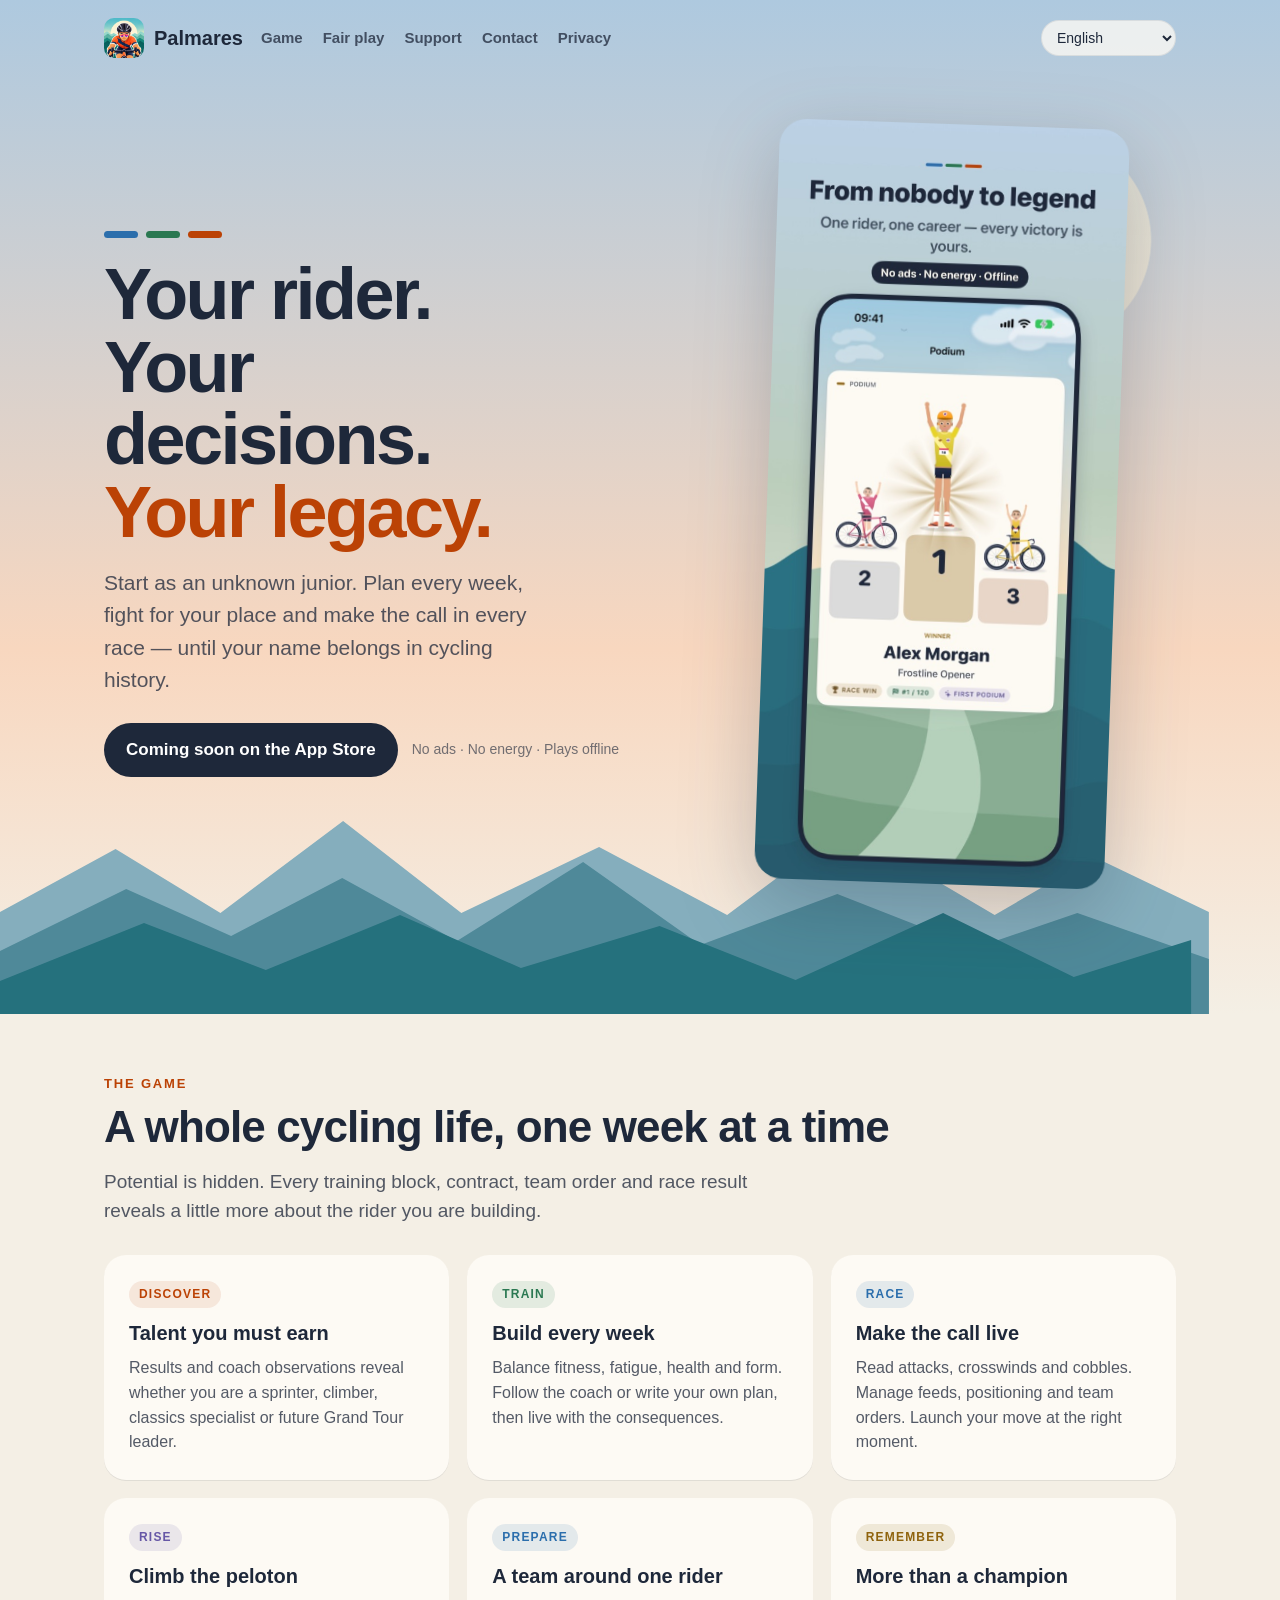
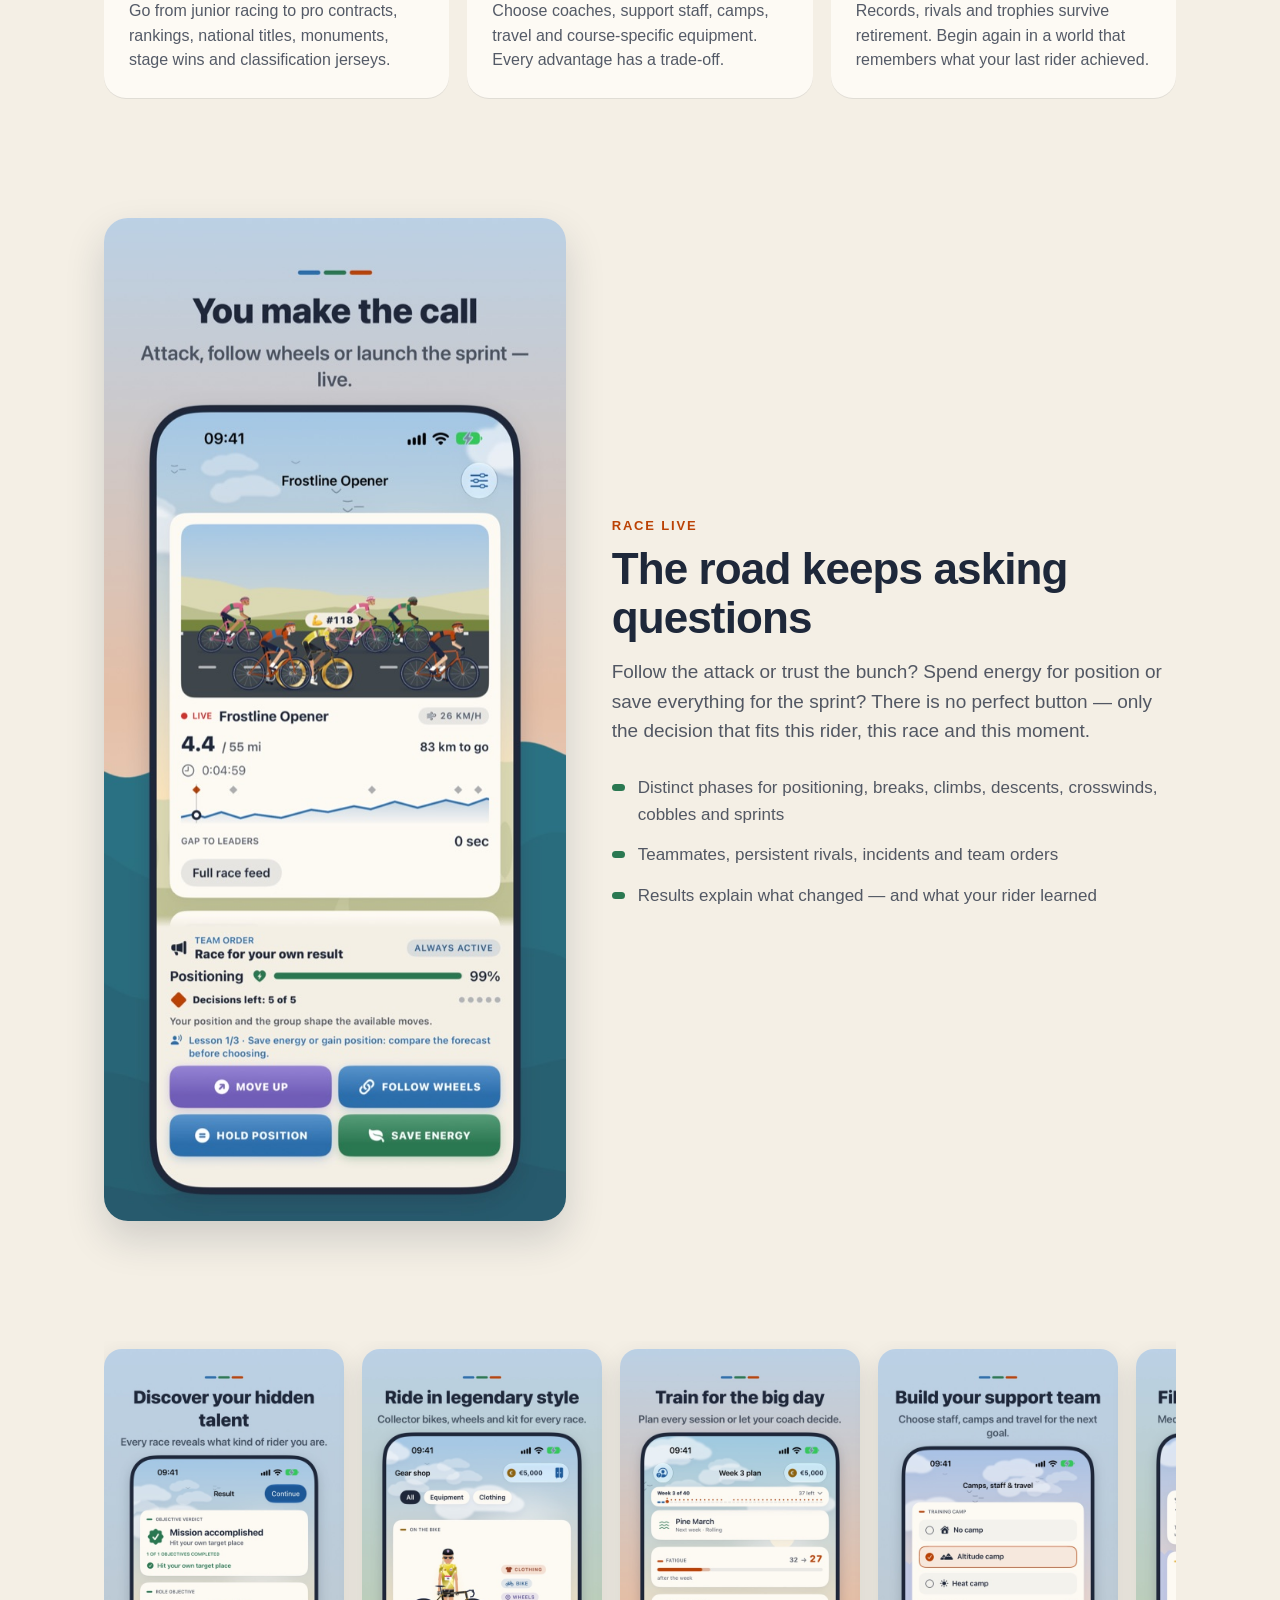
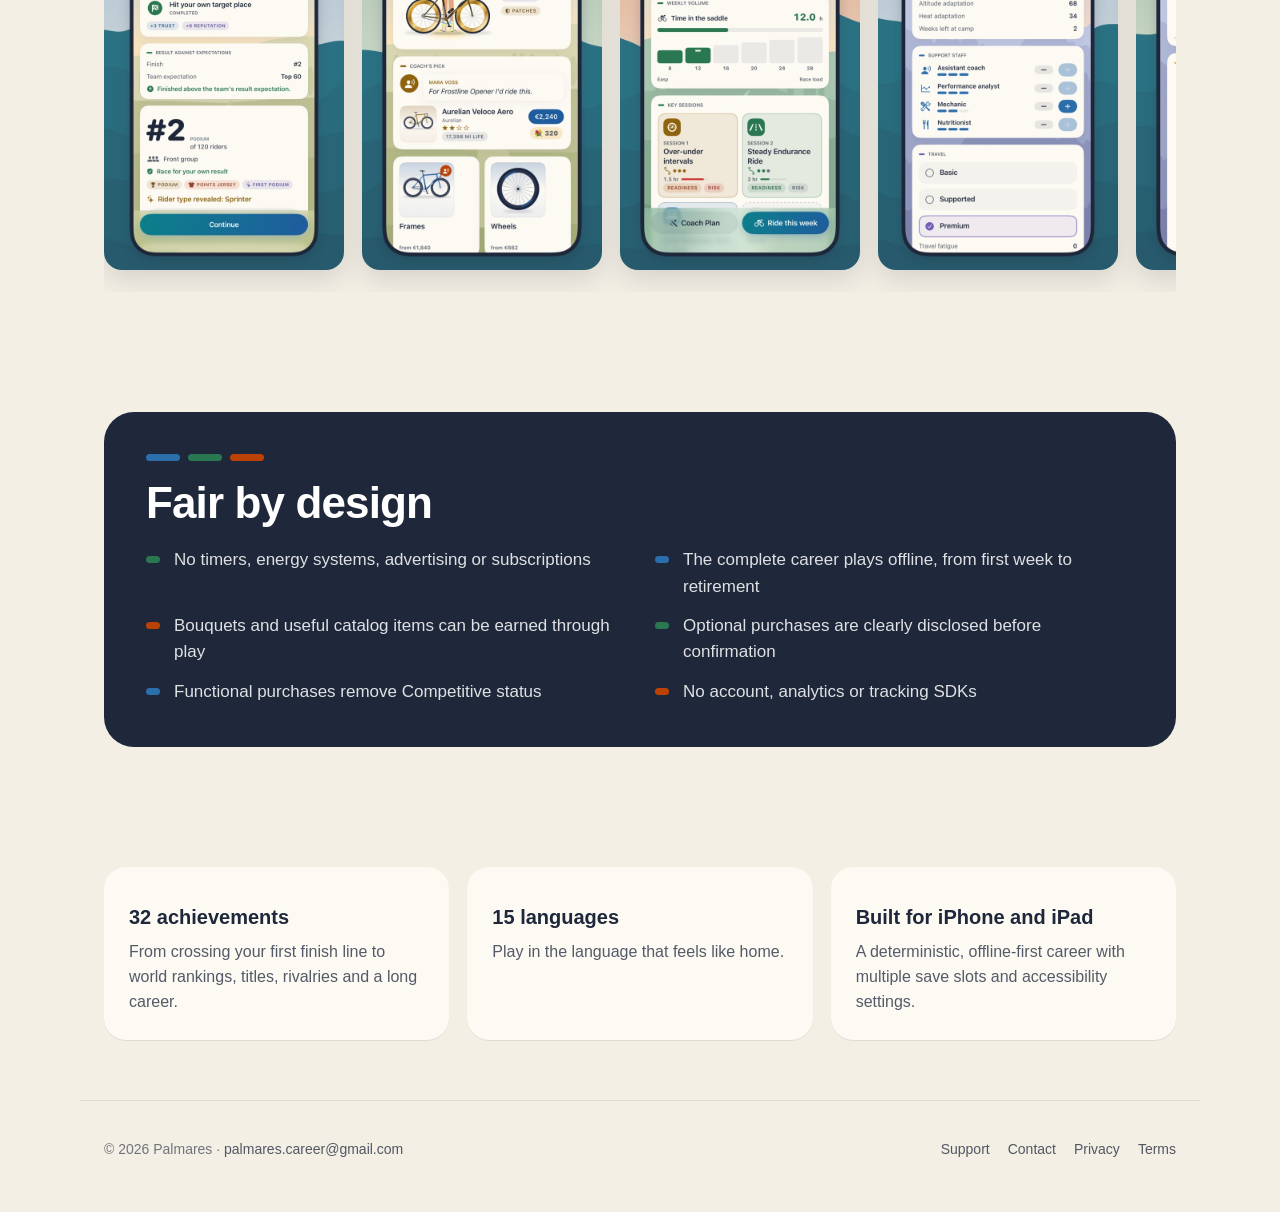
<file: index.html>
<!doctype html>
<html lang="en">
<head>
  <meta charset="utf-8">
  <meta name="viewport" content="width=device-width, initial-scale=1">
  <title>Palmares — Cycling Career Strategy Game for iPhone and iPad</title>
  <meta name="description" content="Build one rider from unknown junior to cycling legend. Plan training, race live, discover hidden strengths and leave a legacy. No ads, no energy, plays offline.">
  <link rel="canonical" href="https://palmaresgame.github.io/">
  <meta property="og:type" content="website"><meta property="og:site_name" content="Palmares">
  <meta property="og:url" content="https://palmaresgame.github.io/">
  <meta property="og:title" content="Palmares — Build a rider. Leave a legacy.">
  <meta property="og:description" content="A deep cycling career strategy game. Train, race live and rise from club roads to monuments and Grand Tours.">
  <meta property="og:image" content="https://palmaresgame.github.io/images/en/01-champion.jpg">
  <meta name="twitter:card" content="summary_large_image">
  <meta name="theme-color" content="#AEC9DF">
  <link rel="icon" type="image/png" href="icon.png"><link rel="apple-touch-icon" href="apple-touch-icon.png"><link rel="stylesheet" href="styles.css">
  <script src="i18n.js" defer></script>
  <script type="application/ld+json">{"@context":"https://schema.org","@type":"SoftwareApplication","name":"Palmares","operatingSystem":"iOS, iPadOS","applicationCategory":"GameApplication","offers":{"@type":"Offer","price":"0","priceCurrency":"USD"},"url":"https://palmaresgame.github.io/"}</script>
</head>
<body>
  <a class="skip-link" href="#main">Skip to content</a>
  <header class="hero">
    <nav class="nav" aria-label="Primary"><a class="brand" href="./"><img src="icon.png" alt=""><span>Palmares</span></a><ul class="nav-links"><li><a href="#game" data-i18n="navGame">Game</a></li><li><a href="#fair" data-i18n="navFair">Fair play</a></li><li><a href="support.html" data-i18n="navSupport">Support</a></li><li><a href="contact.html" data-i18n="navContact">Contact</a></li><li><a href="privacy.html" data-i18n="navPrivacy">Privacy</a></li></ul><label class="language-picker"><span class="visually-hidden" data-i18n="language">Language</span><select data-language-picker aria-label="Language"></select></label></nav>
    <div class="hero-inner">
      <div><div class="stripe" aria-hidden="true"><span></span><span></span><span></span></div><h1 data-i18n-html="heroTitle">Your rider. Your decisions. <em>Your legacy.</em></h1><p class="lead" data-i18n="heroLead">Start as an unknown junior. Plan every week, fight for your place and make the call in every race — until your name belongs in cycling history.</p><div class="cta"><span class="button" data-i18n="comingSoon" aria-label="Coming soon on the App Store">Coming soon on the App Store</span><span class="note" data-i18n="note">No ads · No energy · Plays offline</span></div></div>
      <div class="hero-shot"><img src="images/en/01-champion.jpg" data-shot="01-champion" width="600" height="1303" alt="Palmares victory screen with a cyclist celebrating first place."></div>
    </div>
  </header>
  <main id="main">
    <section id="game"><div class="eyebrow" data-i18n="gameEyebrow">The game</div><h2 data-i18n="gameTitle">A whole cycling life, one week at a time</h2><p class="section-lead" data-i18n="gameLead">Potential is hidden. Every training block, contract, team order and race result reveals a little more about the rider you are building.</p>
      <div class="grid" data-i18n-html="cards">
        <article class="card"><span class="tag orange">Discover</span><h3>Talent you must earn</h3><p>Results and coach observations reveal whether you are a sprinter, climber, classics specialist or future Grand Tour leader.</p></article>
        <article class="card"><span class="tag green">Train</span><h3>Build every week</h3><p>Balance fitness, fatigue, health and form. Follow the coach or write your own plan, then live with the consequences.</p></article>
        <article class="card"><span class="tag blue">Race</span><h3>Make the call live</h3><p>Read attacks, crosswinds and cobbles. Manage feeds, positioning and team orders. Launch your move at the right moment.</p></article>
        <article class="card"><span class="tag violet">Rise</span><h3>Climb the peloton</h3><p>Go from junior racing to pro contracts, rankings, national titles, monuments, stage wins and classification jerseys.</p></article>
        <article class="card"><span class="tag blue">Prepare</span><h3>A team around one rider</h3><p>Choose coaches, support staff, camps, travel and course-specific equipment. Every advantage has a trade-off.</p></article>
        <article class="card"><span class="tag ochre">Remember</span><h3>More than a champion</h3><p>Records, rivals and trophies survive retirement. Begin again in a world that remembers what your last rider achieved.</p></article>
      </div>
    </section>
    <section><div class="story"><img src="images/en/02-live-race.jpg" data-shot="02-live-race" width="600" height="1303" loading="lazy" alt="Live cycling race with tactical decisions and a route profile."><div><div class="eyebrow" data-i18n="raceEyebrow">Race live</div><h2 data-i18n="raceTitle">The road keeps asking questions</h2><p class="section-lead" data-i18n="raceLead">Follow the attack or trust the bunch? Spend energy for position or save everything for the sprint? There is no perfect button — only the decision that fits this rider, this race and this moment.</p><ul class="story-list" data-i18n-html="raceList"><li>Distinct phases for positioning, breaks, climbs, descents, crosswinds, cobbles and sprints</li><li>Teammates, persistent rivals, incidents and team orders</li><li>Results explain what changed — and what your rider learned</li></ul></div></div></section>
    <section aria-label="Palmares screenshots"><div class="shots"><img src="images/en/03-result.jpg" data-shot="03-result" width="600" height="1303" loading="lazy" alt="Race result and rider discovery."><img src="images/en/04-rider.jpg" data-shot="04-rider" width="600" height="1303" loading="lazy" alt="Rider profile, bicycle and hidden ability ranges."><img src="images/en/05-week-plan.jpg" data-shot="05-week-plan" width="600" height="1303" loading="lazy" alt="Weekly training plan with coach recommendation."><img src="images/en/06-team.jpg" data-shot="06-team" width="600" height="1303" loading="lazy" alt="Training camps, support staff and travel choices."><img src="images/en/07-trophies.jpg" data-shot="07-trophies" width="600" height="1303" loading="lazy" alt="Cycling trophy cabinet."><img src="images/en/08-lab.jpg" data-shot="08-lab" width="600" height="1303" loading="lazy" alt="Sports Lab with rider power profile."><img src="images/en/09-legacy.jpg" data-shot="09-legacy" width="600" height="1303" loading="lazy" alt="Career legacy and season history."></div></section>
    <section id="fair"><div class="fair"><div class="stripe" aria-hidden="true"><span></span><span></span><span></span></div><h2 data-i18n="fairTitle">Fair by design</h2><ul data-i18n-html="fairList"><li>No timers, energy systems, advertising or subscriptions</li><li>The complete career plays offline, from first week to retirement</li><li>Bouquets and useful catalog items can be earned through play</li><li>Optional purchases are clearly disclosed before confirmation</li><li>Functional purchases remove Competitive status</li><li>No account, analytics or tracking SDKs</li></ul></div></section>
    <section><div class="grid" data-i18n-html="extras"><article class="card"><h3>32 achievements</h3><p>From crossing your first finish line to world rankings, titles, rivalries and a long career.</p></article><article class="card"><h3>15 languages</h3><p>Danish, German, English, Spanish, Finnish, French, Italian, Japanese, Korean, Dutch, Polish, Portuguese, Russian, Ukrainian and Simplified Chinese.</p></article><article class="card"><h3>Built for iPhone and iPad</h3><p>A deterministic, offline-first career with multiple save slots and accessibility settings.</p></article></div></section>
  </main>
  <footer><span>© 2026 Palmares · <a href="mailto:palmares.career@gmail.com">palmares.career@gmail.com</a></span><nav><a href="support.html">Support</a><a href="contact.html">Contact</a><a href="privacy.html">Privacy Policy</a><a href="terms.html">Terms</a></nav></footer>
</body>
</html>
</file>
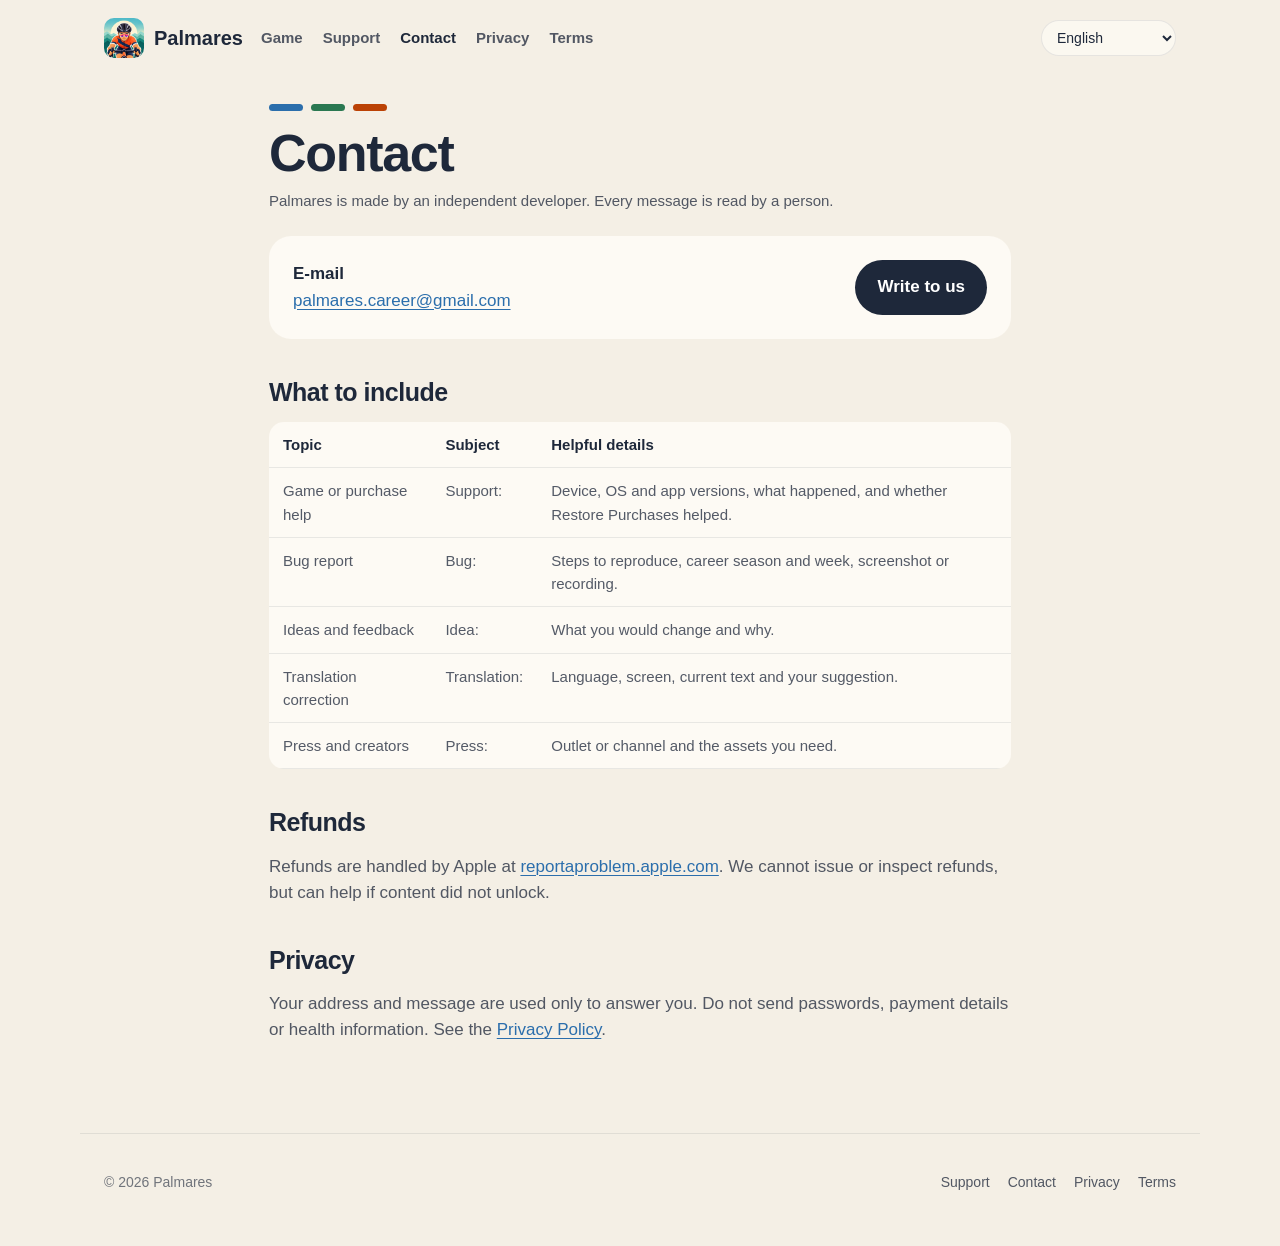
<file: contact.html>
<!doctype html><html lang="en"><head><meta charset="utf-8"><meta name="viewport" content="width=device-width,initial-scale=1"><title>Contact — Palmares</title><meta name="description" content="Contact Palmares for support, bug reports, feedback, translations and press."><link rel="canonical" href="https://palmaresgame.github.io/contact"><link rel="icon" href="icon.png"><link rel="apple-touch-icon" href="apple-touch-icon.png"><link rel="stylesheet" href="styles.css"><script src="i18n.js" defer></script></head><body>
<a class="skip-link" href="#main">Skip to content</a><nav class="nav"><a class="brand" href="./"><img src="icon.png" alt=""><span>Palmares</span></a><ul class="nav-links"><li><a href="./">Home</a></li><li><a href="support.html">Support</a></li><li><a href="contact.html" aria-current="page">Contact</a></li><li><a href="privacy.html">Privacy</a></li><li><a href="terms.html">Terms</a></li></ul><label class="language-picker"><span class="visually-hidden">Language</span><select data-language-picker aria-label="Language"></select></label></nav>
<main class="page" id="main"><div class="stripe" aria-hidden="true"><span></span><span></span><span></span></div><h1>Contact</h1><p class="effective">Palmares is made by an independent developer. Every message is read by a person.</p><div class="contact"><div><strong>E-mail</strong><br><a href="mailto:palmares.career@gmail.com">palmares.career@gmail.com</a></div><a class="button" href="mailto:palmares.career@gmail.com?subject=Palmares">Write to us</a></div>
<h2>What to include</h2><table><tr><th>Topic</th><th>Subject</th><th>Helpful details</th></tr><tr><td>Game or purchase help</td><td>Support:</td><td>Device, OS and app versions, what happened, and whether Restore Purchases helped.</td></tr><tr><td>Bug report</td><td>Bug:</td><td>Steps to reproduce, career season and week, screenshot or recording.</td></tr><tr><td>Ideas and feedback</td><td>Idea:</td><td>What you would change and why.</td></tr><tr><td>Translation correction</td><td>Translation:</td><td>Language, screen, current text and your suggestion.</td></tr><tr><td>Press and creators</td><td>Press:</td><td>Outlet or channel and the assets you need.</td></tr></table>
<h2>Refunds</h2><p>Refunds are handled by Apple at <a href="https://reportaproblem.apple.com" rel="noopener">reportaproblem.apple.com</a>. We cannot issue or inspect refunds, but can help if content did not unlock.</p><h2>Privacy</h2><p>Your address and message are used only to answer you. Do not send passwords, payment details or health information. See the <a href="privacy.html">Privacy Policy</a>.</p></main><footer><span>© 2026 Palmares</span><nav><a href="support.html">Support</a><a href="contact.html">Contact</a><a href="privacy.html">Privacy Policy</a><a href="terms.html">Terms</a></nav></footer></body></html>
</file>
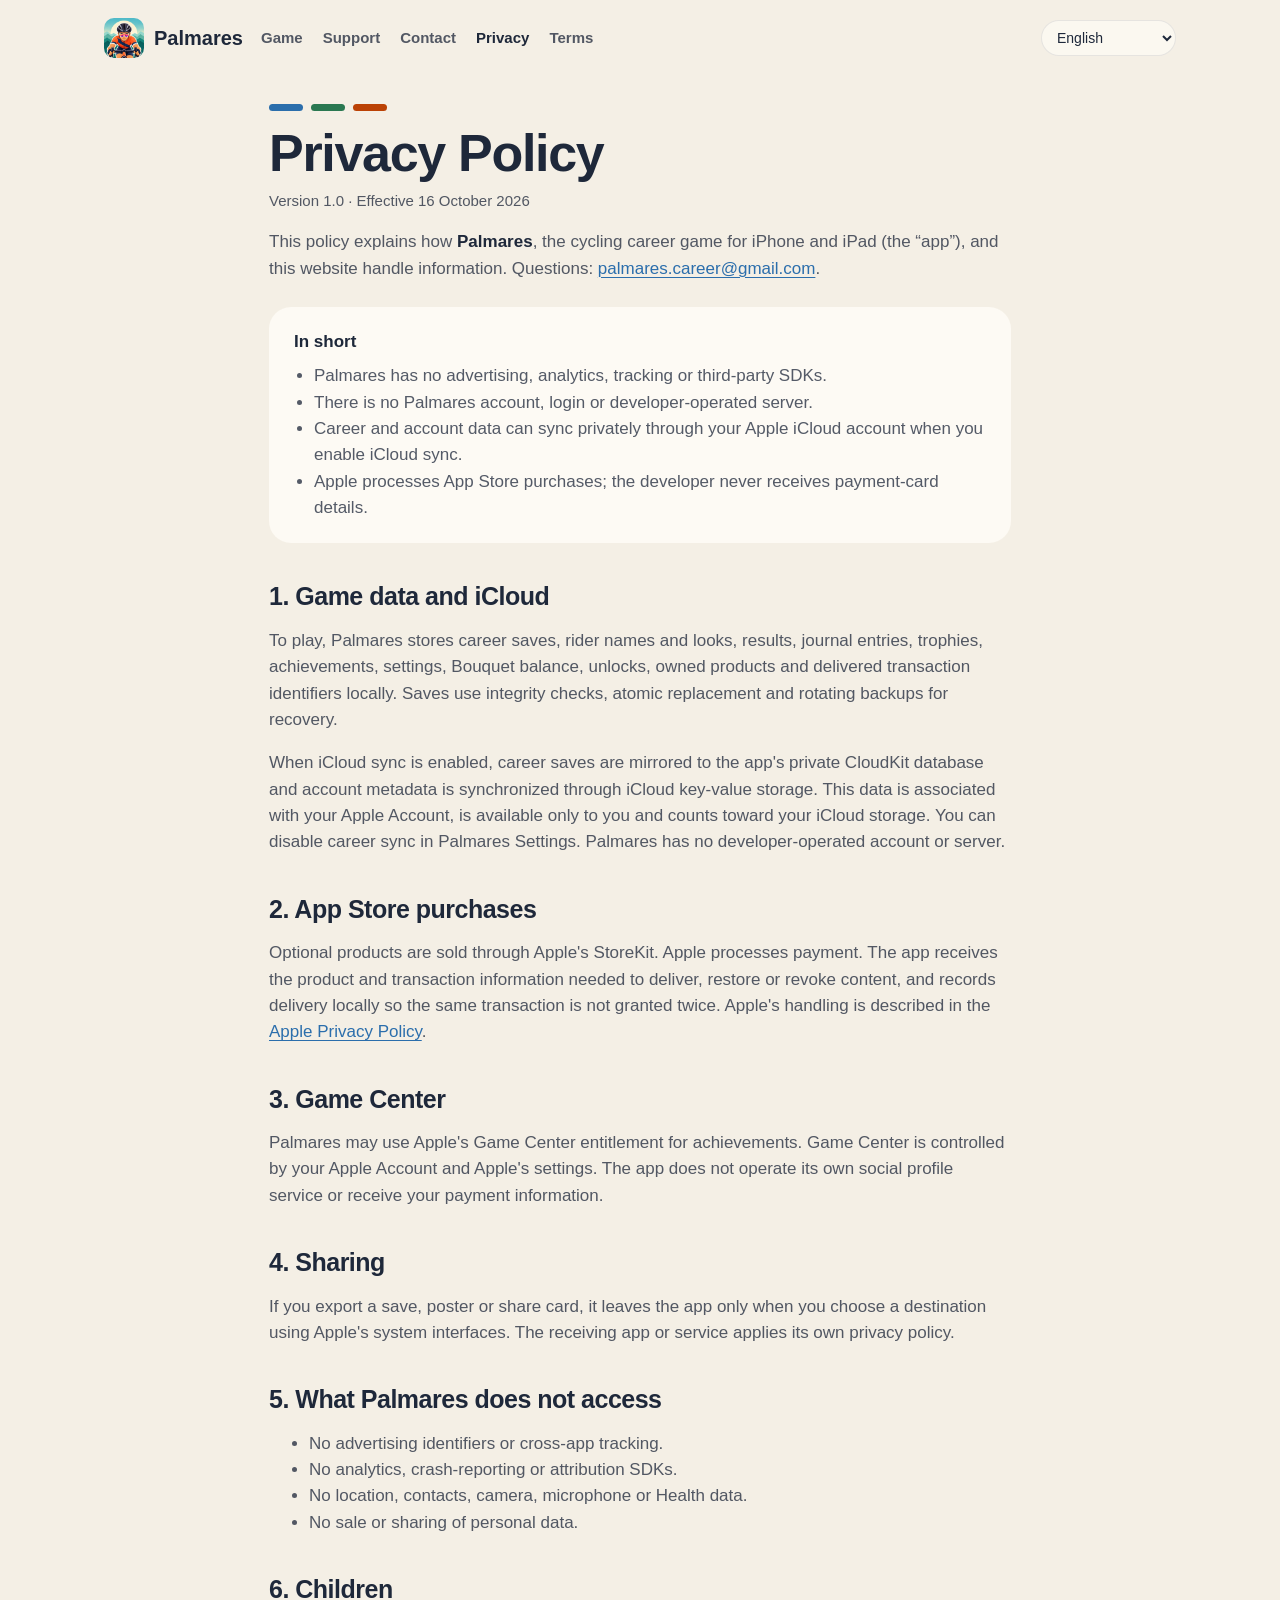
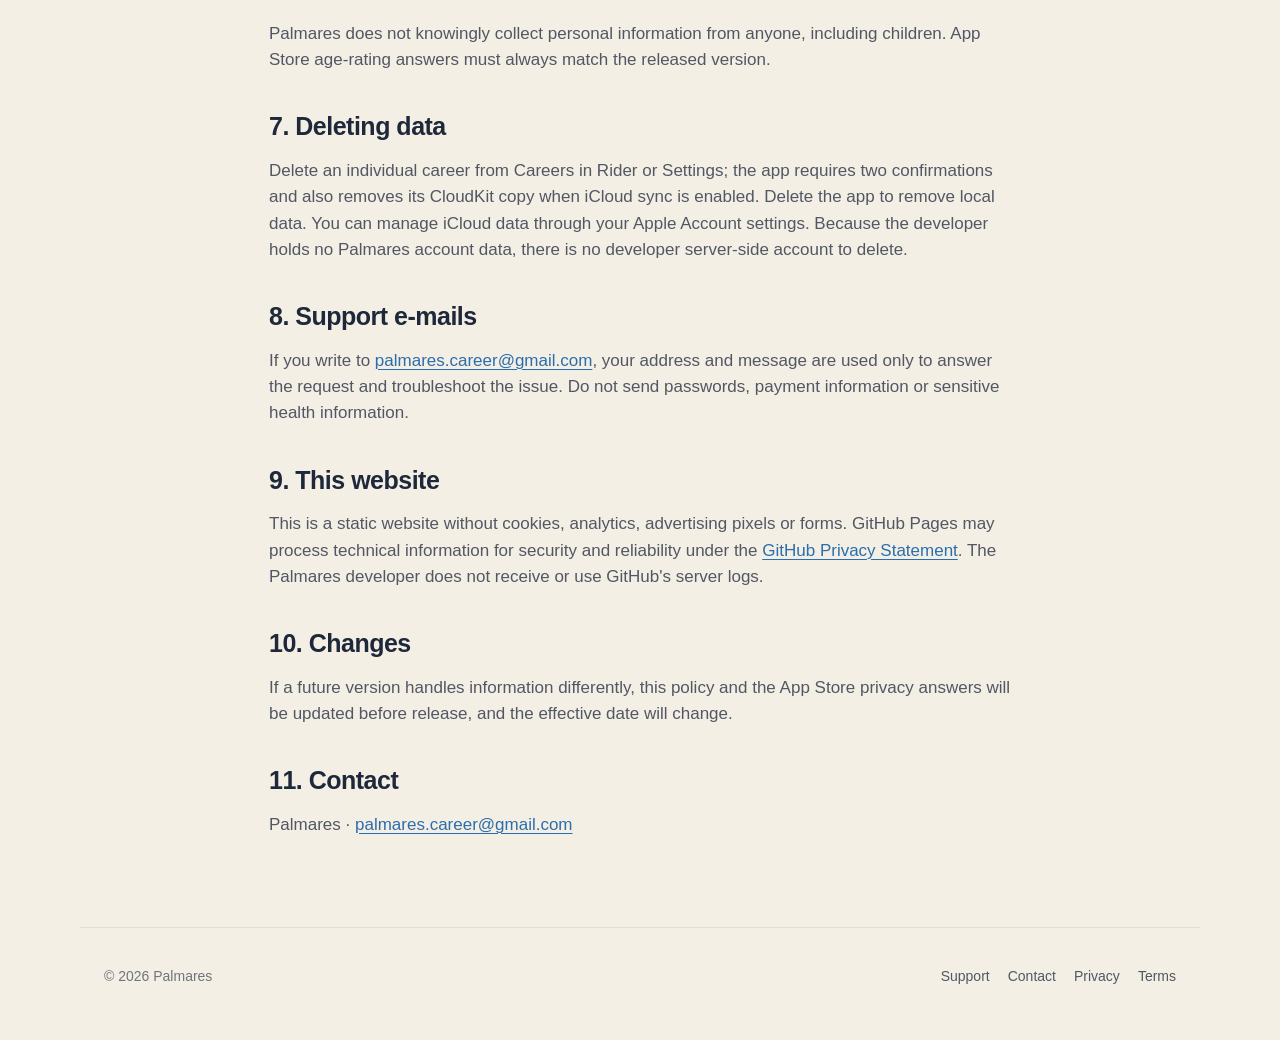
<file: privacy.html>
<!doctype html><html lang="en"><head><meta charset="utf-8"><meta name="viewport" content="width=device-width,initial-scale=1"><title>Privacy Policy — Palmares</title><meta name="description" content="Palmares privacy policy: no advertising, analytics or tracking; career data stays on your device and purchases are handled by Apple."><link rel="canonical" href="https://palmaresgame.github.io/privacy"><meta property="og:title" content="Privacy Policy — Palmares"><meta property="og:image" content="https://palmaresgame.github.io/icon.png"><link rel="icon" href="icon.png"><link rel="apple-touch-icon" href="apple-touch-icon.png"><link rel="stylesheet" href="styles.css"><script src="i18n.js" defer></script></head><body>
<a class="skip-link" href="#main">Skip to content</a><nav class="nav"><a class="brand" href="./"><img src="icon.png" alt=""><span>Palmares</span></a><ul class="nav-links"><li><a href="./">Home</a></li><li><a href="support.html">Support</a></li><li><a href="contact.html">Contact</a></li><li><a href="privacy.html" aria-current="page">Privacy</a></li><li><a href="terms.html">Terms</a></li></ul><label class="language-picker"><span class="visually-hidden">Language</span><select data-language-picker aria-label="Language"></select></label></nav>
<main class="page" id="main"><div class="stripe" aria-hidden="true"><span></span><span></span><span></span></div><h1>Privacy Policy</h1><p class="effective">Version 1.0 · Effective 16 October 2026</p><p>This policy explains how <strong>Palmares</strong>, the cycling career game for iPhone and iPad (the “app”), and this website handle information. Questions: <a href="mailto:palmares.career@gmail.com">palmares.career@gmail.com</a>.</p>
<div class="summary"><strong>In short</strong><ul><li>Palmares has no advertising, analytics, tracking or third-party SDKs.</li><li>There is no Palmares account, login or developer-operated server.</li><li>Career and account data can sync privately through your Apple iCloud account when you enable iCloud sync.</li><li>Apple processes App Store purchases; the developer never receives payment-card details.</li></ul></div>
<h2>1. Game data and iCloud</h2><p>To play, Palmares stores career saves, rider names and looks, results, journal entries, trophies, achievements, settings, Bouquet balance, unlocks, owned products and delivered transaction identifiers locally. Saves use integrity checks, atomic replacement and rotating backups for recovery.</p><p>When iCloud sync is enabled, career saves are mirrored to the app's private CloudKit database and account metadata is synchronized through iCloud key-value storage. This data is associated with your Apple Account, is available only to you and counts toward your iCloud storage. You can disable career sync in Palmares Settings. Palmares has no developer-operated account or server.</p>
<h2>2. App Store purchases</h2><p>Optional products are sold through Apple's StoreKit. Apple processes payment. The app receives the product and transaction information needed to deliver, restore or revoke content, and records delivery locally so the same transaction is not granted twice. Apple's handling is described in the <a href="https://www.apple.com/legal/privacy/" rel="noopener">Apple Privacy Policy</a>.</p>
<h2>3. Game Center</h2><p>Palmares may use Apple's Game Center entitlement for achievements. Game Center is controlled by your Apple Account and Apple's settings. The app does not operate its own social profile service or receive your payment information.</p>
<h2>4. Sharing</h2><p>If you export a save, poster or share card, it leaves the app only when you choose a destination using Apple's system interfaces. The receiving app or service applies its own privacy policy.</p>
<h2>5. What Palmares does not access</h2><ul><li>No advertising identifiers or cross-app tracking.</li><li>No analytics, crash-reporting or attribution SDKs.</li><li>No location, contacts, camera, microphone or Health data.</li><li>No sale or sharing of personal data.</li></ul>
<h2>6. Children</h2><p>Palmares does not knowingly collect personal information from anyone, including children. App Store age-rating answers must always match the released version.</p>
<h2>7. Deleting data</h2><p>Delete an individual career from Careers in Rider or Settings; the app requires two confirmations and also removes its CloudKit copy when iCloud sync is enabled. Delete the app to remove local data. You can manage iCloud data through your Apple Account settings. Because the developer holds no Palmares account data, there is no developer server-side account to delete.</p>
<h2>8. Support e-mails</h2><p>If you write to <a href="mailto:palmares.career@gmail.com">palmares.career@gmail.com</a>, your address and message are used only to answer the request and troubleshoot the issue. Do not send passwords, payment information or sensitive health information.</p>
<h2>9. This website</h2><p>This is a static website without cookies, analytics, advertising pixels or forms. GitHub Pages may process technical information for security and reliability under the <a href="https://docs.github.com/site-policy/privacy-policies/github-general-privacy-statement" rel="noopener">GitHub Privacy Statement</a>. The Palmares developer does not receive or use GitHub's server logs.</p>
<h2>10. Changes</h2><p>If a future version handles information differently, this policy and the App Store privacy answers will be updated before release, and the effective date will change.</p>
<h2>11. Contact</h2><p>Palmares · <a href="mailto:palmares.career@gmail.com">palmares.career@gmail.com</a></p></main><footer><span>© 2026 Palmares</span><nav><a href="support.html">Support</a><a href="contact.html">Contact</a><a href="privacy.html">Privacy Policy</a><a href="terms.html">Terms</a></nav></footer></body></html>
</file>
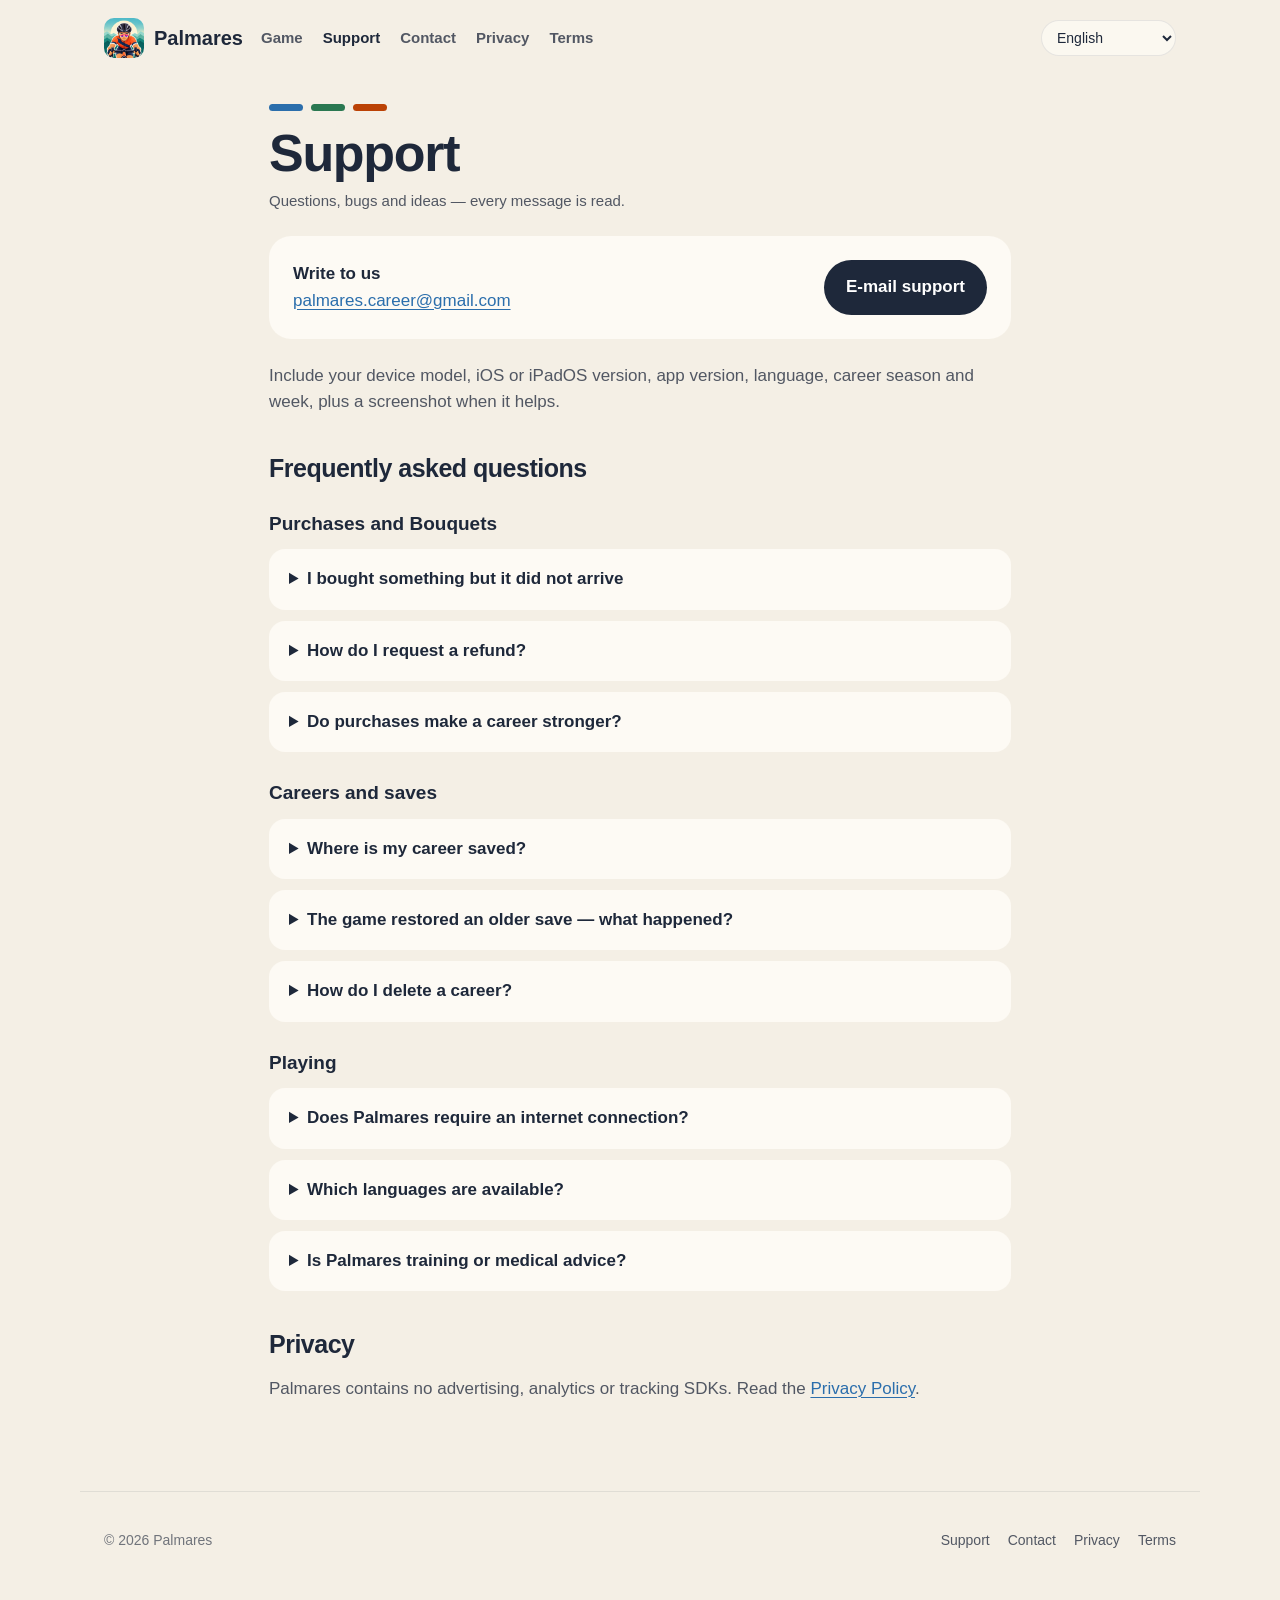
<file: support.html>
<!doctype html><html lang="en"><head><meta charset="utf-8"><meta name="viewport" content="width=device-width,initial-scale=1"><title>Support — Palmares</title><meta name="description" content="Help with Palmares careers, saves, purchases, languages and accessibility."><link rel="canonical" href="https://palmaresgame.github.io/support"><link rel="icon" href="icon.png"><link rel="apple-touch-icon" href="apple-touch-icon.png"><link rel="stylesheet" href="styles.css"><script src="i18n.js" defer></script></head><body>
<a class="skip-link" href="#main">Skip to content</a><nav class="nav"><a class="brand" href="./"><img src="icon.png" alt=""><span>Palmares</span></a><ul class="nav-links"><li><a href="./">Home</a></li><li><a href="support.html" aria-current="page">Support</a></li><li><a href="contact.html">Contact</a></li><li><a href="privacy.html">Privacy</a></li><li><a href="terms.html">Terms</a></li></ul><label class="language-picker"><span class="visually-hidden">Language</span><select data-language-picker aria-label="Language"></select></label></nav>
<main class="page" id="main"><div class="stripe" aria-hidden="true"><span></span><span></span><span></span></div><h1>Support</h1><p class="effective">Questions, bugs and ideas — every message is read.</p><div class="contact"><div><strong>Write to us</strong><br><a href="mailto:palmares.career@gmail.com">palmares.career@gmail.com</a></div><a class="button" href="mailto:palmares.career@gmail.com?subject=Palmares%20support">E-mail support</a></div><p>Include your device model, iOS or iPadOS version, app version, language, career season and week, plus a screenshot when it helps.</p>
<h2>Frequently asked questions</h2><h3>Purchases and Bouquets</h3>
<details><summary>I bought something but it did not arrive</summary><p>Open the in-game Store and choose <strong>Restore Purchases</strong>. Non-consumable purchases return on devices using the same Apple Account. A purchase waiting for Ask to Buy arrives after approval.</p></details>
<details><summary>How do I request a refund?</summary><p>Apple processes every purchase and refund. Visit <a href="https://reportaproblem.apple.com" rel="noopener">reportaproblem.apple.com</a>, sign in and select the purchase.</p></details>
<details><summary>Do purchases make a career stronger?</summary><p>Every functional purchase is disclosed before confirmation and removes the career's Competitive status. Useful catalog items also have a play-earned route through Bouquets.</p></details>
<h3>Careers and saves</h3>
<details><summary>Where is my career saved?</summary><p>Career and account data are stored locally on your device. When <strong>Sync with iCloud</strong> is enabled in Settings, careers are also copied to your private iCloud database so they can continue on your other devices. Palmares uses atomic replacement, integrity checks and rotating backups to protect local saves.</p></details>
<details><summary>The game restored an older save — what happened?</summary><p>The newest save could not be read, so Palmares recovered the latest valid backup rather than discarding the career. You may need to replay recent progress.</p></details>
<details><summary>How do I delete a career?</summary><p>Open Careers from Rider or Settings. Deletion requires two confirmations and names the affected rider because it cannot be undone.</p></details>
<h3>Playing</h3>
<details><summary>Does Palmares require an internet connection?</summary><p>No. The career plays offline. Internet access is only needed for Apple services such as browsing or restoring Store purchases.</p></details>
<details><summary>Which languages are available?</summary><p>Palmares supports Danish, German, English, Spanish, Finnish, French, Italian, Japanese, Korean, Dutch, Polish, Portuguese (Portugal), Russian, Ukrainian and Simplified Chinese.</p></details>
<details><summary>Is Palmares training or medical advice?</summary><p>No. Palmares is a game. Training, nutrition, supplements, injury and health information are fictionalized simulation systems, not medical or coaching guidance.</p></details>
<h2>Privacy</h2><p>Palmares contains no advertising, analytics or tracking SDKs. Read the <a href="privacy.html">Privacy Policy</a>.</p></main><footer><span>© 2026 Palmares</span><nav><a href="support.html">Support</a><a href="contact.html">Contact</a><a href="privacy.html">Privacy Policy</a><a href="terms.html">Terms</a></nav></footer></body></html>
</file>
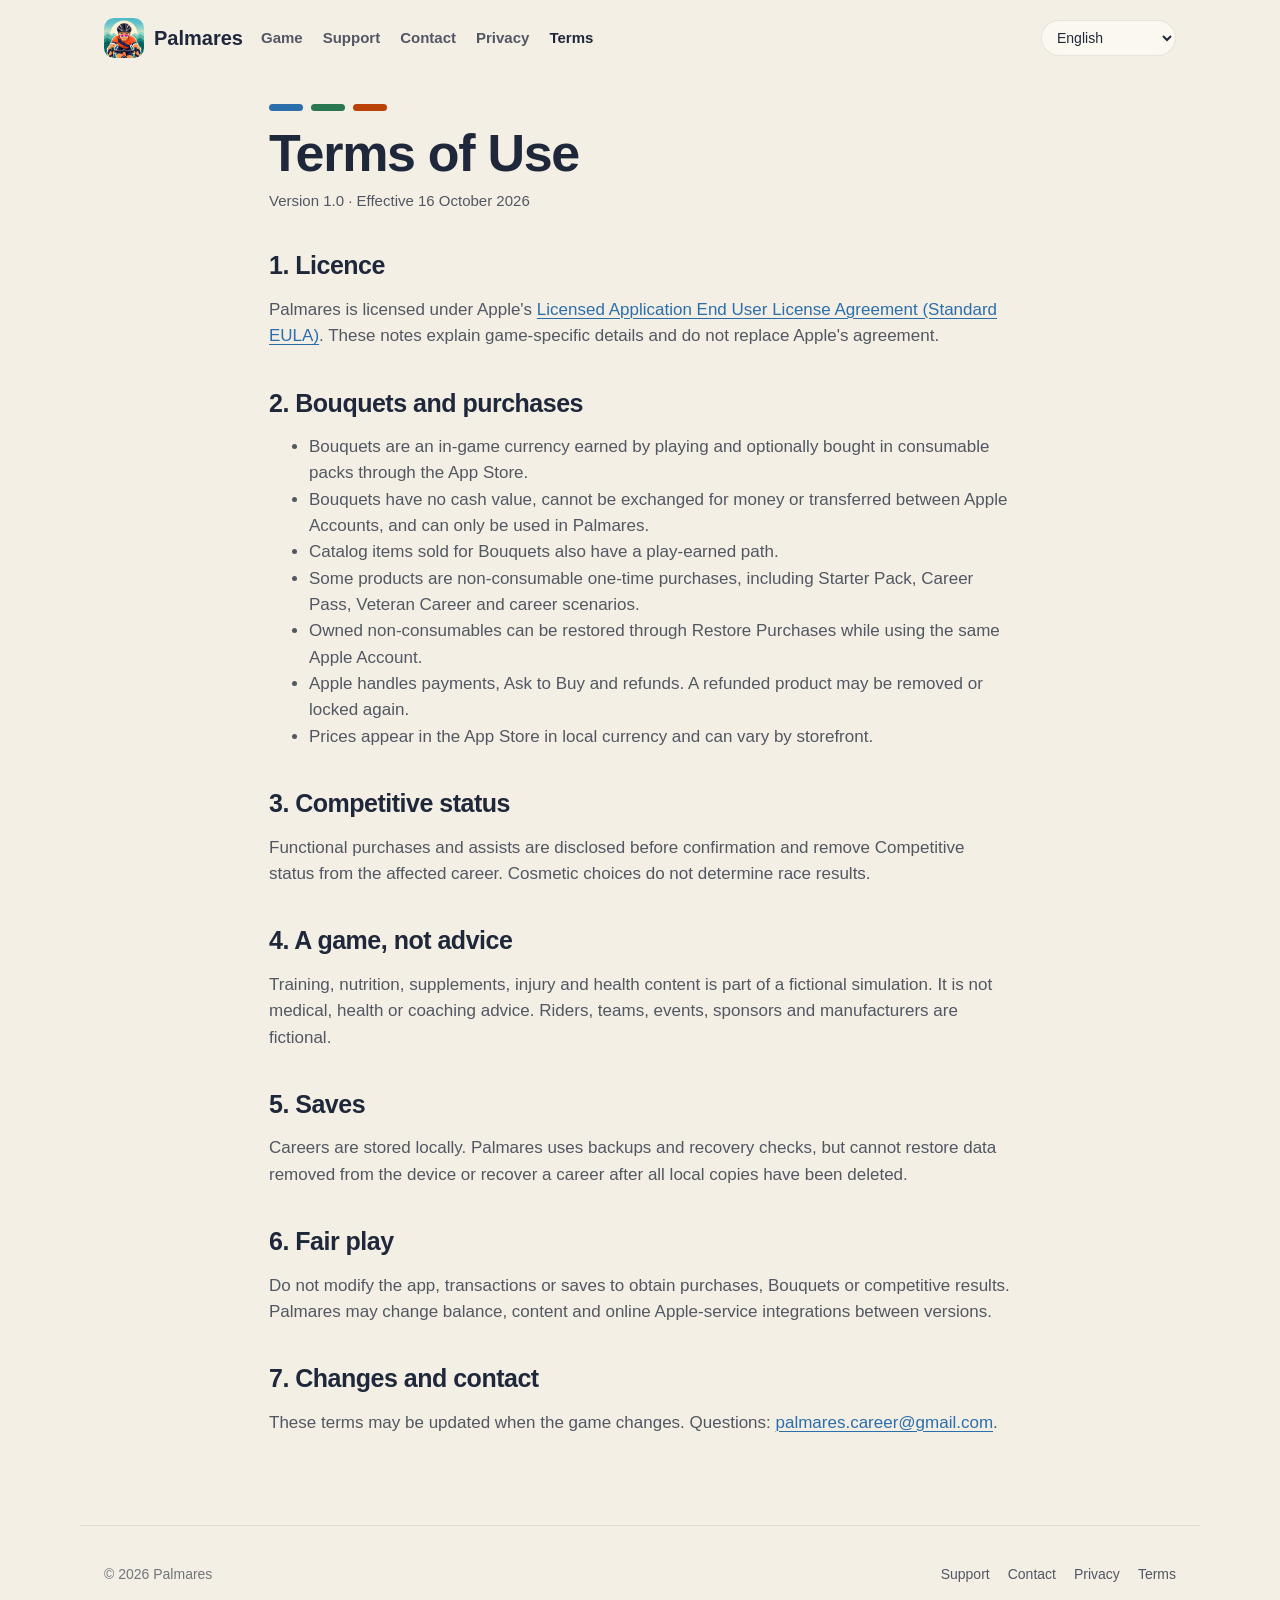
<file: terms.html>
<!doctype html><html lang="en"><head><meta charset="utf-8"><meta name="viewport" content="width=device-width,initial-scale=1"><title>Terms of Use — Palmares</title><meta name="description" content="Terms of Use for Palmares: Apple's Standard EULA, Bouquets, purchases, competitive status and saves."><link rel="canonical" href="https://palmaresgame.github.io/terms"><link rel="icon" href="icon.png"><link rel="apple-touch-icon" href="apple-touch-icon.png"><link rel="stylesheet" href="styles.css"><script src="i18n.js" defer></script></head><body>
<a class="skip-link" href="#main">Skip to content</a><nav class="nav"><a class="brand" href="./"><img src="icon.png" alt=""><span>Palmares</span></a><ul class="nav-links"><li><a href="./">Home</a></li><li><a href="support.html">Support</a></li><li><a href="contact.html">Contact</a></li><li><a href="privacy.html">Privacy</a></li><li><a href="terms.html" aria-current="page">Terms</a></li></ul><label class="language-picker"><span class="visually-hidden">Language</span><select data-language-picker aria-label="Language"></select></label></nav>
<main class="page" id="main"><div class="stripe" aria-hidden="true"><span></span><span></span><span></span></div><h1>Terms of Use</h1><p class="effective">Version 1.0 · Effective 16 October 2026</p>
<h2>1. Licence</h2><p>Palmares is licensed under Apple's <a href="https://www.apple.com/legal/internet-services/itunes/dev/stdeula/" rel="noopener">Licensed Application End User License Agreement (Standard EULA)</a>. These notes explain game-specific details and do not replace Apple's agreement.</p>
<h2>2. Bouquets and purchases</h2><ul><li>Bouquets are an in-game currency earned by playing and optionally bought in consumable packs through the App Store.</li><li>Bouquets have no cash value, cannot be exchanged for money or transferred between Apple Accounts, and can only be used in Palmares.</li><li>Catalog items sold for Bouquets also have a play-earned path.</li><li>Some products are non-consumable one-time purchases, including Starter Pack, Career Pass, Veteran Career and career scenarios.</li><li>Owned non-consumables can be restored through Restore Purchases while using the same Apple Account.</li><li>Apple handles payments, Ask to Buy and refunds. A refunded product may be removed or locked again.</li><li>Prices appear in the App Store in local currency and can vary by storefront.</li></ul>
<h2>3. Competitive status</h2><p>Functional purchases and assists are disclosed before confirmation and remove Competitive status from the affected career. Cosmetic choices do not determine race results.</p>
<h2>4. A game, not advice</h2><p>Training, nutrition, supplements, injury and health content is part of a fictional simulation. It is not medical, health or coaching advice. Riders, teams, events, sponsors and manufacturers are fictional.</p>
<h2>5. Saves</h2><p>Careers are stored locally. Palmares uses backups and recovery checks, but cannot restore data removed from the device or recover a career after all local copies have been deleted.</p>
<h2>6. Fair play</h2><p>Do not modify the app, transactions or saves to obtain purchases, Bouquets or competitive results. Palmares may change balance, content and online Apple-service integrations between versions.</p>
<h2>7. Changes and contact</h2><p>These terms may be updated when the game changes. Questions: <a href="mailto:palmares.career@gmail.com">palmares.career@gmail.com</a>.</p></main><footer><span>© 2026 Palmares</span><nav><a href="support.html">Support</a><a href="contact.html">Contact</a><a href="privacy.html">Privacy Policy</a><a href="terms.html">Terms</a></nav></footer></body></html>
</file>
<file: styles.css>
:root {
  --paper: #f4efe5;
  --card: #fdfaf4;
  --ink: #1e283a;
  --ink-2: rgba(30, 40, 58, 0.76);
  --ink-3: rgba(30, 40, 58, 0.62);
  --hairline: rgba(30, 40, 58, 0.09);
  --blue: #2b6eac;
  --green: #2a7851;
  --orange: #bb4205;
  --ochre: #8f630d;
  --violet: #6657a6;
  --sky: #aec9df;
  --horizon: #f8d7bf;
  --radius: 22px;
  --max: 1120px;
  color-scheme: light;
}

* { box-sizing: border-box; }
html { scroll-behavior: smooth; -webkit-text-size-adjust: 100%; }
body { margin: 0; background: var(--paper); color: var(--ink); font: 17px/1.55 -apple-system, BlinkMacSystemFont, "SF Pro Text", "Segoe UI", sans-serif; }
a { color: var(--blue); text-decoration-thickness: 1px; text-underline-offset: 3px; }
a:hover { color: var(--orange); }
img { display: block; max-width: 100%; height: auto; }

.skip-link { position: absolute; left: 16px; top: -80px; z-index: 20; padding: 10px 14px; background: var(--ink); color: white; border-radius: 10px; }
.skip-link:focus { top: 12px; }
.nav { max-width: var(--max); margin: 0 auto; padding: 18px 24px; display: flex; align-items: center; justify-content: space-between; gap: 18px; flex-wrap: wrap; position: relative; z-index: 3; }
.brand { display: flex; align-items: center; gap: 10px; color: var(--ink); text-decoration: none; font-weight: 850; font-size: 20px; }
.brand img { width: 40px; aspect-ratio: 1; border-radius: 10px; }
.nav-links { display: flex; list-style: none; gap: 20px; margin: 0; padding: 0; flex-wrap: wrap; }
.nav-links a { color: var(--ink-2); text-decoration: none; font-weight: 650; font-size: 15px; }
.nav-links a:hover, .nav-links a[aria-current="page"] { color: var(--ink); }
.language-picker { margin-left: auto; }
.language-picker select { max-width: 155px; padding: 8px 30px 8px 11px; border: 1px solid var(--hairline); border-radius: 999px; background: rgba(253, 250, 244, 0.78); color: var(--ink); font: inherit; font-size: 14px; }
.visually-hidden { position: absolute; width: 1px; height: 1px; padding: 0; margin: -1px; overflow: hidden; clip: rect(0, 0, 0, 0); white-space: nowrap; border: 0; }

.stripe { display: flex; gap: 8px; }
.stripe span { width: 34px; height: 7px; border-radius: 5px; }
.stripe span:nth-child(1) { background: var(--blue); }
.stripe span:nth-child(2) { background: var(--green); }
.stripe span:nth-child(3) { background: var(--orange); }

.hero { position: relative; overflow: hidden; padding-bottom: 130px; background: linear-gradient(180deg, var(--sky), var(--horizon) 64%, var(--paper)); }
.hero::before { content: ""; position: absolute; width: 240px; height: 240px; right: 9%; top: 120px; border-radius: 50%; background: radial-gradient(circle, #fff8e6 0 38%, rgba(255,242,214,.55) 39% 62%, transparent 63%); }
.hero::after { content: ""; position: absolute; inset: auto 0 0; height: 220px; background: url("images/ridges.svg") bottom/100% 100% no-repeat; }
.hero-inner { position: relative; z-index: 1; max-width: var(--max); margin: 0 auto; padding: 48px 24px 0; display: grid; grid-template-columns: 1.08fr .92fr; align-items: center; gap: 54px; }
.hero h1 { max-width: 12ch; font-size: clamp(42px, 6vw, 72px); line-height: 1.01; letter-spacing: -.035em; margin: 20px 0 18px; font-weight: 900; }
.hero h1 em { color: var(--orange); font-style: normal; }
.lead { max-width: 38ch; margin: 0 0 26px; color: var(--ink-2); font-size: 21px; }
.hero-shot { transform: rotate(2deg); }
.hero-shot img { width: min(350px, 100%); margin: 0 auto; border-radius: 27px; filter: drop-shadow(0 24px 38px rgba(30,40,58,.24)); }
.cta { display: flex; align-items: center; gap: 14px; flex-wrap: wrap; }
.button { display: inline-flex; align-items: center; padding: 14px 22px; border-radius: 999px; background: var(--ink); color: white; text-decoration: none; font-weight: 760; }
.button:hover { color: white; background: #2c3a52; }
.button.secondary { background: var(--card); color: var(--ink); }
.note { color: var(--ink-3); font-size: 14px; }

section { max-width: var(--max); margin: 0 auto; padding: 60px 24px; }
.eyebrow { margin-bottom: 9px; color: var(--orange); font-size: 13px; font-weight: 850; letter-spacing: .14em; text-transform: uppercase; }
h2 { margin: 0 0 15px; font-size: clamp(30px, 4vw, 44px); line-height: 1.1; letter-spacing: -.02em; }
.section-lead { max-width: 62ch; margin: 0 0 30px; color: var(--ink-2); font-size: 19px; }
.grid { display: grid; grid-template-columns: repeat(3, 1fr); gap: 18px; }
.card { padding: 25px; border-radius: var(--radius); background: var(--card); box-shadow: 0 1px 0 var(--hairline); }
.card h3 { margin: 10px 0 7px; font-size: 20px; }
.card p { margin: 0; color: var(--ink-2); font-size: 16px; }
.tag { display: inline-block; padding: 4px 10px; border-radius: 999px; font-size: 12px; font-weight: 850; letter-spacing: .1em; text-transform: uppercase; }
.tag.blue { color: var(--blue); background: rgba(43,110,172,.12); }
.tag.green { color: var(--green); background: rgba(42,120,81,.12); }
.tag.orange { color: var(--orange); background: rgba(187,66,5,.1); }
.tag.ochre { color: var(--ochre); background: rgba(143,99,13,.12); }
.tag.violet { color: var(--violet); background: rgba(102,87,166,.12); }

.story { display: grid; grid-template-columns: .9fr 1.1fr; gap: 46px; align-items: center; }
.story img { border-radius: 24px; box-shadow: 0 18px 38px rgba(30,40,58,.17); }
.story-list { list-style: none; padding: 0; margin: 24px 0 0; }
.story-list li { margin: 14px 0; padding-left: 26px; position: relative; color: var(--ink-2); }
.story-list li::before { content: ""; position: absolute; left: 0; top: 9px; width: 13px; height: 7px; border-radius: 4px; background: var(--green); }
.shots { display: flex; gap: 18px; overflow-x: auto; padding: 8px 2px 22px; scroll-snap-type: x mandatory; }
.shots img { flex: 0 0 auto; width: 240px; border-radius: 18px; box-shadow: 0 10px 26px rgba(30,40,58,.14); scroll-snap-align: start; }
.fair { padding: 42px; border-radius: 30px; color: white; background: var(--ink); }
.fair h2 { color: white; margin-top: 18px; }
.fair ul { list-style: none; margin: 20px 0 0; padding: 0; display: grid; grid-template-columns: repeat(2,1fr); gap: 13px 30px; }
.fair li { position: relative; padding-left: 28px; color: rgba(255,255,255,.86); }
.fair li::before { content: ""; position: absolute; left: 0; top: 9px; width: 14px; height: 7px; border-radius: 4px; background: var(--green); }
.fair li:nth-child(3n+2)::before { background: var(--blue); }
.fair li:nth-child(3n)::before { background: var(--orange); }

.page { max-width: 790px; margin: 0 auto; padding: 28px 24px 72px; }
.page h1 { margin: 15px 0 8px; font-size: clamp(36px,5vw,52px); line-height: 1.06; letter-spacing: -.025em; }
.page h2 { margin: 40px 0 10px; font-size: 25px; }
.page h3 { margin: 26px 0 7px; font-size: 19px; }
.page p, .page li { color: var(--ink-2); }
.page strong { color: var(--ink); }
.effective { margin-top: 0; color: var(--ink-3); font-size: 15px; }
.summary { margin: 25px 0; padding: 22px 25px; border-radius: var(--radius); background: var(--card); }
.summary ul { margin: 8px 0 0; padding-left: 20px; }
details { margin: 11px 0; padding: 17px 20px; border-radius: 16px; background: var(--card); }
details summary { cursor: pointer; font-weight: 750; }
details p { margin: 10px 0 0; }
.contact { margin: 24px 0; padding: 24px; border-radius: var(--radius); background: var(--card); display: flex; align-items: center; gap: 18px; flex-wrap: wrap; }
.contact .button { margin-left: auto; }
table { width: 100%; border-collapse: collapse; margin: 16px 0; overflow: hidden; border-radius: 15px; background: var(--card); font-size: 15px; }
th, td { padding: 11px 14px; border-bottom: 1px solid var(--hairline); text-align: left; vertical-align: top; }
th { color: var(--ink); }
td { color: var(--ink-2); }
footer { max-width: var(--max); margin: 0 auto; padding: 38px 24px 52px; border-top: 1px solid var(--hairline); display: flex; justify-content: space-between; gap: 18px; flex-wrap: wrap; color: var(--ink-3); font-size: 14px; }
footer nav { display: flex; gap: 18px; flex-wrap: wrap; }
footer a { color: var(--ink-2); text-decoration: none; }

@media (max-width: 860px) { .hero-inner, .story { grid-template-columns: 1fr; } .grid { grid-template-columns: 1fr 1fr; } .fair ul { grid-template-columns: 1fr; } .hero-shot { transform: none; } }
@media (max-width: 560px) { body { font-size: 16px; } .grid { grid-template-columns: 1fr; } .fair { padding: 28px 22px; } .shots img { width: 205px; } .nav-links { gap: 12px; } .language-picker { order: 2; margin-left: 0; } }
@media (prefers-reduced-motion: reduce) { html { scroll-behavior: auto; } }
</file>
